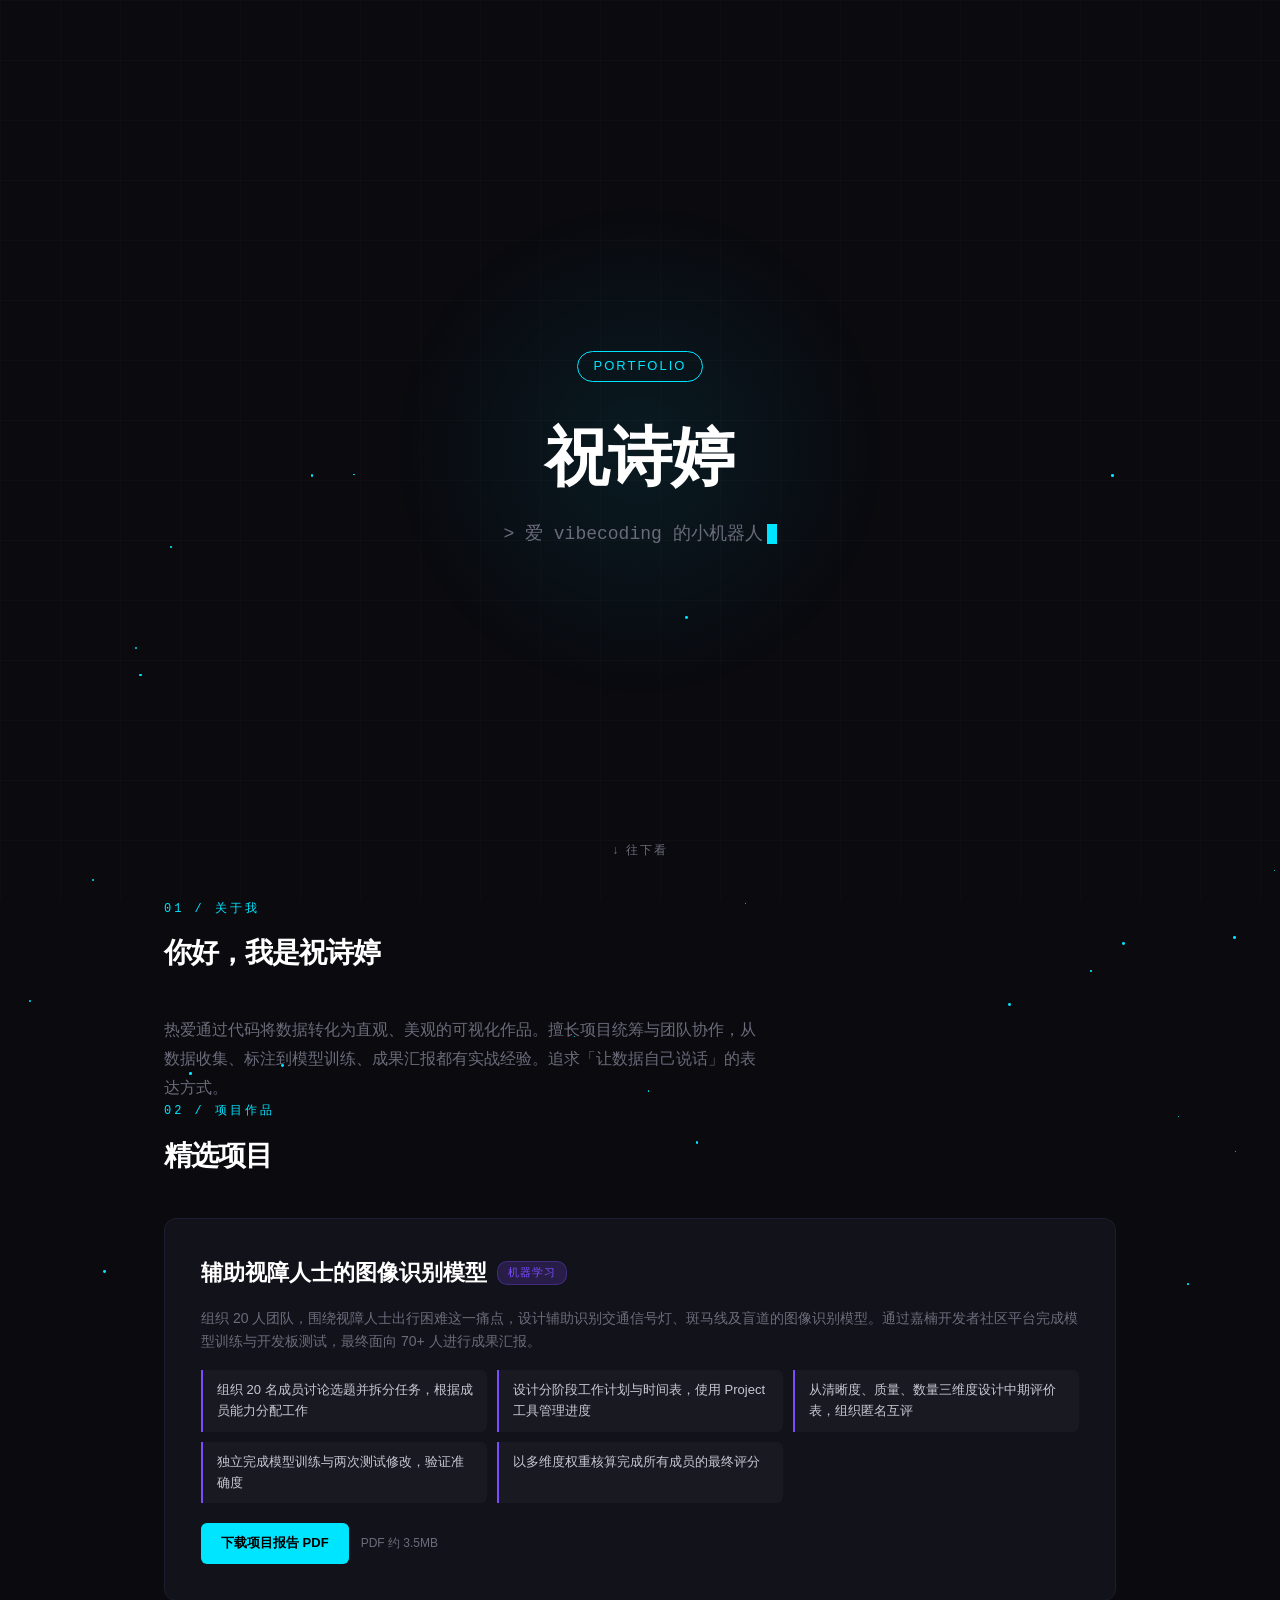
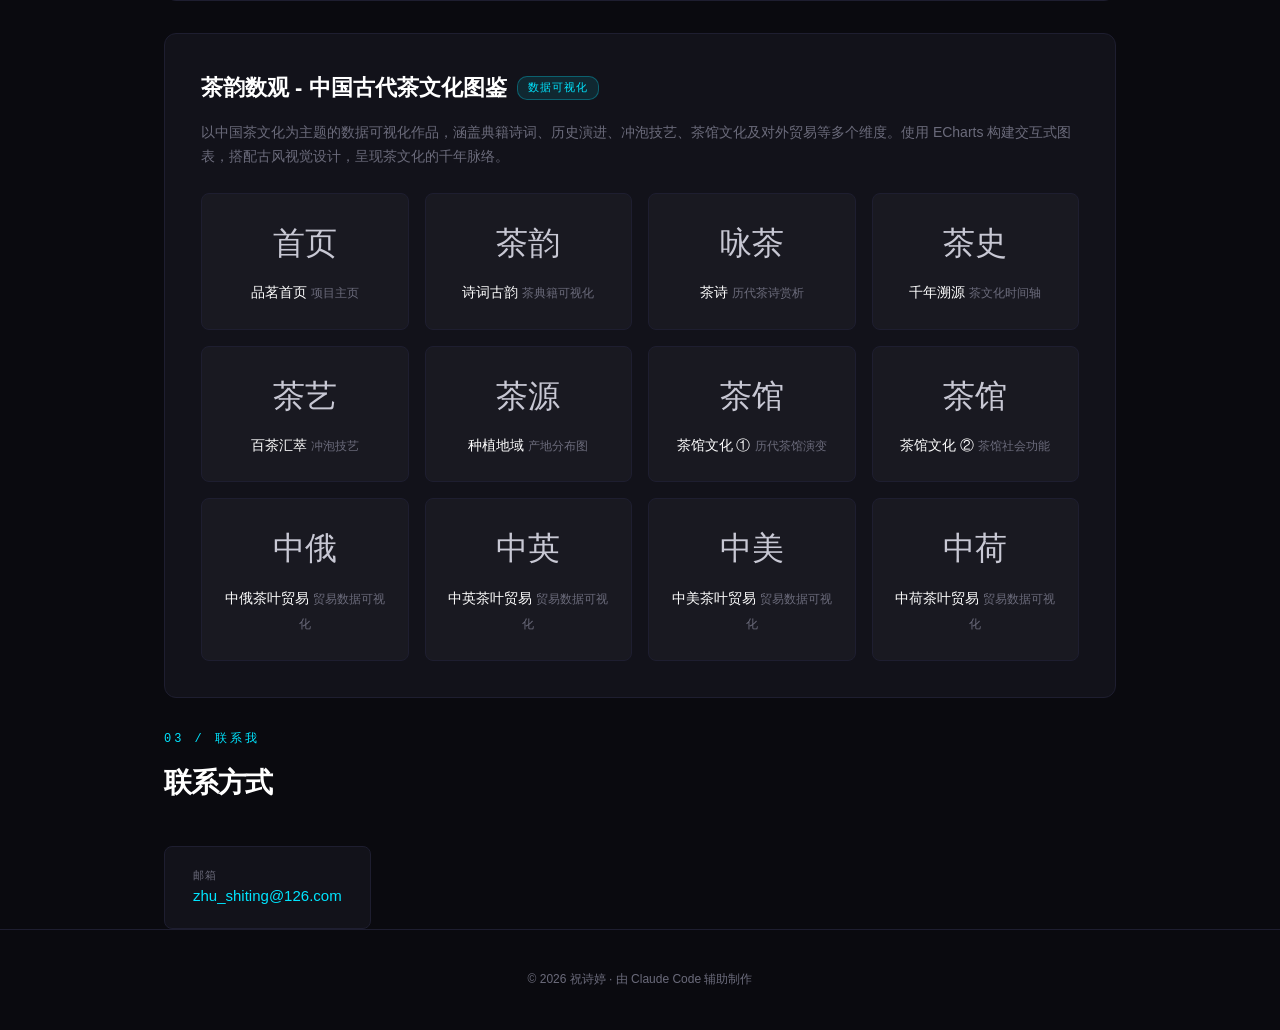
<file: portfolio.html>
<!DOCTYPE html>
<html lang="zh-CN">
<head>
<meta charset="UTF-8">
<meta name="viewport" content="width=device-width, initial-scale=1.0">
<title>祝诗婷 · 作品集</title>
<style>
  :root {
    --bg: #0a0a0f;
    --surface: #12121a;
    --border: #1e1e30;
    --accent: #00e5ff;
    --accent2: #7c4dff;
    --text: #c8c8d4;
    --text-dim: #6b6b7b;
    --glow: 0 0 20px rgba(0, 229, 255, 0.15);
  }

  * { margin: 0; padding: 0; box-sizing: border-box; }

  body {
    background: var(--bg);
    color: var(--text);
    font-family: -apple-system, BlinkMacSystemFont, 'Segoe UI', 'PingFang SC', 'Microsoft YaHei', sans-serif;
    line-height: 1.6;
    overflow-x: hidden;
  }

  /* grid bg */
  body::before {
    content: '';
    position: fixed;
    top: 0; left: 0; width: 100%; height: 100%;
    background-image:
      linear-gradient(rgba(255,255,255,0.02) 1px, transparent 1px),
      linear-gradient(90deg, rgba(255,255,255,0.02) 1px, transparent 1px);
    background-size: 60px 60px;
    pointer-events: none;
    z-index: 0;
  }

  .container { max-width: 1000px; margin: 0 auto; padding: 0 24px; position: relative; z-index: 1; }

  /* ---- hero ---- */
  .hero {
    min-height: 100vh;
    display: flex; align-items: center; justify-content: center;
    text-align: center; position: relative;
  }
  .hero-glow {
    position: absolute;
    width: 500px; height: 500px;
    background: radial-gradient(circle, rgba(0,229,255,0.08) 0%, transparent 70%);
    border-radius: 50%; top: 50%; left: 50%;
    transform: translate(-50%, -50%); pointer-events: none;
  }
  .hero-content { position: relative; z-index: 1; }
  .hero-tag {
    display: inline-block;
    padding: 4px 16px;
    border: 1px solid var(--accent);
    border-radius: 20px;
    color: var(--accent);
    font-size: 13px;
    letter-spacing: 2px;
    margin-bottom: 24px;
    text-transform: uppercase;
  }
  .hero h1 {
    font-size: clamp(36px, 6vw, 64px);
    font-weight: 700;
    color: #fff;
    margin-bottom: 12px;
    letter-spacing: -1px;
  }
  .hero h1 span { color: var(--accent); }
  .hero-subtitle {
    font-size: 18px; color: var(--text-dim);
    font-family: 'SF Mono', 'Fira Code', 'Courier New', monospace;
  }
  .hero-subtitle .cursor {
    display: inline-block; width: 10px; height: 20px;
    background: var(--accent); margin-left: 4px;
    animation: blink 1s step-end infinite; vertical-align: text-bottom;
  }
  @keyframes blink { 50% { opacity: 0; } }

  .scroll-hint {
    position: absolute; bottom: 40px; left: 50%; transform: translateX(-50%);
    color: var(--text-dim); font-size: 12px; letter-spacing: 2px;
    animation: float 2s ease-in-out infinite;
  }
  @keyframes float {
    0%, 100% { transform: translateX(-50%) translateY(0); }
    50% { transform: translateX(-50%) translateY(-8px); }
  }

  /* ---- section ---- */
  section { padding: 80px 0; }
  .section-label {
    font-family: 'SF Mono', 'Fira Code', 'Courier New', monospace;
    font-size: 12px; color: var(--accent);
    letter-spacing: 3px; margin-bottom: 12px;
  }
  .section-title {
    font-size: 28px; color: #fff; margin-bottom: 40px;
    font-weight: 600; letter-spacing: -1px;
  }

  /* ---- about ---- */
  .about-text {
    font-size: 16px; color: var(--text-dim);
    max-width: 600px; line-height: 1.8;
  }

  /* ---- project card ---- */
  .project-card {
    background: var(--surface);
    border: 1px solid var(--border);
    border-radius: 12px; padding: 36px;
    margin-bottom: 32px;
    transition: all 0.3s ease;
    position: relative; overflow: hidden;
  }
  .project-card::before {
    content: '';
    position: absolute; top: 0; left: 0;
    width: 100%; height: 2px;
    background: linear-gradient(90deg, transparent, var(--accent), transparent);
    opacity: 0; transition: opacity 0.3s;
  }
  .project-card:hover { border-color: var(--accent); box-shadow: var(--glow); }
  .project-card:hover::before { opacity: 1; }

  .project-card h3 {
    font-size: 22px; color: #fff; margin-bottom: 8px;
    display: flex; align-items: center; gap: 10px;
  }
  .project-card .badge {
    font-size: 11px; padding: 2px 10px;
    border-radius: 10px; letter-spacing: 1px;
    font-weight: 400;
  }
  .badge-ml { background: rgba(124,77,255,0.2); color: var(--accent2); border: 1px solid rgba(124,77,255,0.3); }
  .badge-viz { background: rgba(0,229,255,0.1); color: var(--accent); border: 1px solid rgba(0,229,255,0.3); }

  .project-card .desc { color: var(--text-dim); margin: 16px 0; font-size: 14px; line-height: 1.7; }

  .highlight-list {
    list-style: none; margin: 16px 0;
    display: grid; grid-template-columns: repeat(auto-fit, minmax(260px, 1fr));
    gap: 10px;
  }
  .highlight-list li {
    padding: 10px 14px; font-size: 13px; color: var(--text);
    background: rgba(255,255,255,0.03);
    border-left: 2px solid var(--accent2);
    border-radius: 0 6px 6px 0;
  }

  .btn {
    display: inline-flex; align-items: center; gap: 6px;
    padding: 10px 20px; border-radius: 6px;
    font-size: 13px; text-decoration: none;
    transition: all 0.2s; cursor: pointer; border: none;
    font-family: inherit;
  }
  .btn-primary {
    background: var(--accent); color: #000;
    font-weight: 600;
  }
  .btn-primary:hover { box-shadow: 0 0 24px rgba(0,229,255,0.4); }
  .btn-outline {
    background: transparent;
    border: 1px solid var(--border); color: var(--text);
  }
  .btn-outline:hover { border-color: var(--accent); color: #fff; }

  /* ---- sub-page gallery ---- */
  .gallery {
    display: grid;
    grid-template-columns: repeat(auto-fill, minmax(200px, 1fr));
    gap: 16px; margin-top: 24px;
  }
  .gallery-item {
    background: rgba(255,255,255,0.03);
    border: 1px solid var(--border);
    border-radius: 8px; padding: 24px 18px;
    text-decoration: none; color: var(--text);
    transition: all 0.25s; text-align: center;
  }
  .gallery-item:hover {
    border-color: var(--accent);
    transform: translateY(-4px);
    box-shadow: var(--glow);
  }
  .gallery-item .icon {
    font-size: 32px; margin-bottom: 10px; display: block;
  }
  .gallery-item .title { font-size: 14px; color: #fff; margin-bottom: 4px; }
  .gallery-item .sub { font-size: 12px; color: var(--text-dim); }

  /* ---- contact ---- */
  .contact-row {
    display: flex; gap: 24px; flex-wrap: wrap;
  }
  .contact-item {
    background: var(--surface); border: 1px solid var(--border);
    border-radius: 8px; padding: 20px 28px;
    display: flex; align-items: center; gap: 12px;
    transition: all 0.25s;
  }
  .contact-item:hover { border-color: var(--accent); }
  .contact-item .label { font-size: 11px; color: var(--text-dim); letter-spacing: 1px; }
  .contact-item .value { font-size: 15px; color: #fff; }
  .contact-item .value a { color: var(--accent); text-decoration: none; }

  /* ---- footer ---- */
  footer {
    text-align: center; padding: 40px 0;
    color: var(--text-dim); font-size: 12px;
    border-top: 1px solid var(--border);
  }

  /* ---- particles ---- */
  .particles {
    position: fixed; top: 0; left: 0;
    width: 100%; height: 100%; pointer-events: none; z-index: 0;
  }
  .particle {
    position: absolute; width: 2px; height: 2px;
    background: var(--accent); border-radius: 50%;
    animation: drift linear infinite;
  }
  @keyframes drift {
    0% { transform: translateY(0) translateX(0); opacity: 0; }
    10% { opacity: 1; }
    90% { opacity: 1; }
    100% { transform: translateY(-100vh) translateX(40px); opacity: 0; }
  }

  @media (max-width: 640px) {
    .hero h1 { font-size: 32px; }
    .gallery { grid-template-columns: repeat(2, 1fr); }
    .highlight-list { grid-template-columns: 1fr; }
  }
</style>
</head>
<body>

<!-- particles -->
<div class="particles" id="particles"></div>

<!-- hero -->
<section class="hero">
  <div class="hero-glow"></div>
  <div class="hero-content">
    <div class="hero-tag">PORTFOLIO</div>
    <h1>祝诗婷</h1>
    <p class="hero-subtitle">
      > 爱 vibecoding 的小机器人<span class="cursor"></span>
    </p>
  </div>
  <div class="scroll-hint">↓ 往下看</div>
</section>

<!-- 关于我 -->
<section class="container">
  <div class="section-label">01 / 关于我</div>
  <h2 class="section-title">你好，我是祝诗婷</h2>
  <p class="about-text">
    热爱通过代码将数据转化为直观、美观的可视化作品。擅长项目统筹与团队协作，从数据收集、标注到模型训练、成果汇报都有实战经验。追求「让数据自己说话」的表达方式。
  </p>
</section>

<!-- 项目一：图像识别模型 -->
<section class="container">
  <div class="section-label">02 / 项目作品</div>
  <h2 class="section-title">精选项目</h2>

  <div class="project-card">
    <h3>
      辅助视障人士的图像识别模型
      <span class="badge badge-ml">机器学习</span>
    </h3>
    <p class="desc">
      组织 20 人团队，围绕视障人士出行困难这一痛点，设计辅助识别交通信号灯、斑马线及盲道的图像识别模型。通过嘉楠开发者社区平台完成模型训练与开发板测试，最终面向 70+ 人进行成果汇报。
    </p>
    <ul class="highlight-list">
      <li>组织 20 名成员讨论选题并拆分任务，根据成员能力分配工作</li>
      <li>设计分阶段工作计划与时间表，使用 Project 工具管理进度</li>
      <li>从清晰度、质量、数量三维度设计中期评价表，组织匿名互评</li>
      <li>独立完成模型训练与两次测试修改，验证准确度</li>
      <li>以多维度权重核算完成所有成员的最终评分</li>
    </ul>
    <div style="margin-top:20px;display:flex;gap:12px;flex-wrap:wrap;">
      <a href="图像识别模型项目汇报.pdf" class="btn btn-primary" download>下载项目报告 PDF</a>
      <span style="font-size:12px;color:var(--text-dim);display:flex;align-items:center;">PDF 约 3.5MB</span>
    </div>
  </div>

  <!-- 项目二：茶文化数据可视化 -->
  <div class="project-card">
    <h3>
      茶韵数观 - 中国古代茶文化图鉴
      <span class="badge badge-viz">数据可视化</span>
    </h3>
    <p class="desc">
      以中国茶文化为主题的数据可视化作品，涵盖典籍诗词、历史演进、冲泡技艺、茶馆文化及对外贸易等多个维度。使用 ECharts 构建交互式图表，搭配古风视觉设计，呈现茶文化的千年脉络。
    </p>
    <div class="gallery">
      <a href="数据可视化项目/index.html" class="gallery-item" target="_blank">
        <span class="icon">首页</span>
        <span class="title">品茗首页</span>
        <span class="sub">项目主页</span>
      </a>
      <a href="数据可视化项目/茶典籍.html" class="gallery-item" target="_blank">
        <span class="icon">茶韵</span>
        <span class="title">诗词古韵</span>
        <span class="sub">茶典籍可视化</span>
      </a>
      <a href="数据可视化项目/茶诗.html" class="gallery-item" target="_blank">
        <span class="icon">咏茶</span>
        <span class="title">茶诗</span>
        <span class="sub">历代茶诗赏析</span>
      </a>
      <a href="数据可视化项目/时间轴.html" class="gallery-item" target="_blank">
        <span class="icon">茶史</span>
        <span class="title">千年溯源</span>
        <span class="sub">茶文化时间轴</span>
      </a>
      <a href="数据可视化项目/茶冲泡.html" class="gallery-item" target="_blank">
        <span class="icon">茶艺</span>
        <span class="title">百茶汇萃</span>
        <span class="sub">冲泡技艺</span>
      </a>
      <a href="数据可视化项目/茶种植地域.html" class="gallery-item" target="_blank">
        <span class="icon">茶源</span>
        <span class="title">种植地域</span>
        <span class="sub">产地分布图</span>
      </a>
      <a href="数据可视化项目/茶馆1.html" class="gallery-item" target="_blank">
        <span class="icon">茶馆</span>
        <span class="title">茶馆文化 ①</span>
        <span class="sub">历代茶馆演变</span>
      </a>
      <a href="数据可视化项目/茶馆2.html" class="gallery-item" target="_blank">
        <span class="icon">茶馆</span>
        <span class="title">茶馆文化 ②</span>
        <span class="sub">茶馆社会功能</span>
      </a>
      <a href="数据可视化项目/中俄贸易.html" class="gallery-item" target="_blank">
        <span class="icon">中俄</span>
        <span class="title">中俄茶叶贸易</span>
        <span class="sub">贸易数据可视化</span>
      </a>
      <a href="数据可视化项目/中英贸易.html" class="gallery-item" target="_blank">
        <span class="icon">中英</span>
        <span class="title">中英茶叶贸易</span>
        <span class="sub">贸易数据可视化</span>
      </a>
      <a href="数据可视化项目/中美贸易.html" class="gallery-item" target="_blank">
        <span class="icon">中美</span>
        <span class="title">中美茶叶贸易</span>
        <span class="sub">贸易数据可视化</span>
      </a>
      <a href="数据可视化项目/中荷贸易.html" class="gallery-item" target="_blank">
        <span class="icon">中荷</span>
        <span class="title">中荷茶叶贸易</span>
        <span class="sub">贸易数据可视化</span>
      </a>
    </div>
  </div>
</section>

<!-- 联系方式 -->
<section class="container">
  <div class="section-label">03 / 联系我</div>
  <h2 class="section-title">联系方式</h2>
  <div class="contact-row">
    <div class="contact-item">
      <div>
        <div class="label">邮箱</div>
        <div class="value"><a href="mailto:zhu_shiting@126.com">zhu_shiting@126.com</a></div>
      </div>
    </div>
  </div>
</section>

<footer>
  <p>&copy; 2026 祝诗婷 · 由 Claude Code 辅助制作</p>
</footer>

<script>
// 粒子效果
(function() {
  const container = document.getElementById('particles');
  const count = 30;
  for (let i = 0; i < count; i++) {
    const p = document.createElement('div');
    p.className = 'particle';
    p.style.left = Math.random() * 100 + '%';
    p.style.top = (50 + Math.random() * 100) + '%';
    p.style.animationDuration = (8 + Math.random() * 15) + 's';
    p.style.animationDelay = Math.random() * 10 + 's';
    p.style.width = (1 + Math.random() * 2) + 'px';
    p.style.height = p.style.width;
    container.appendChild(p);
  }
})();
</script>

</body>
</html>
</file>
